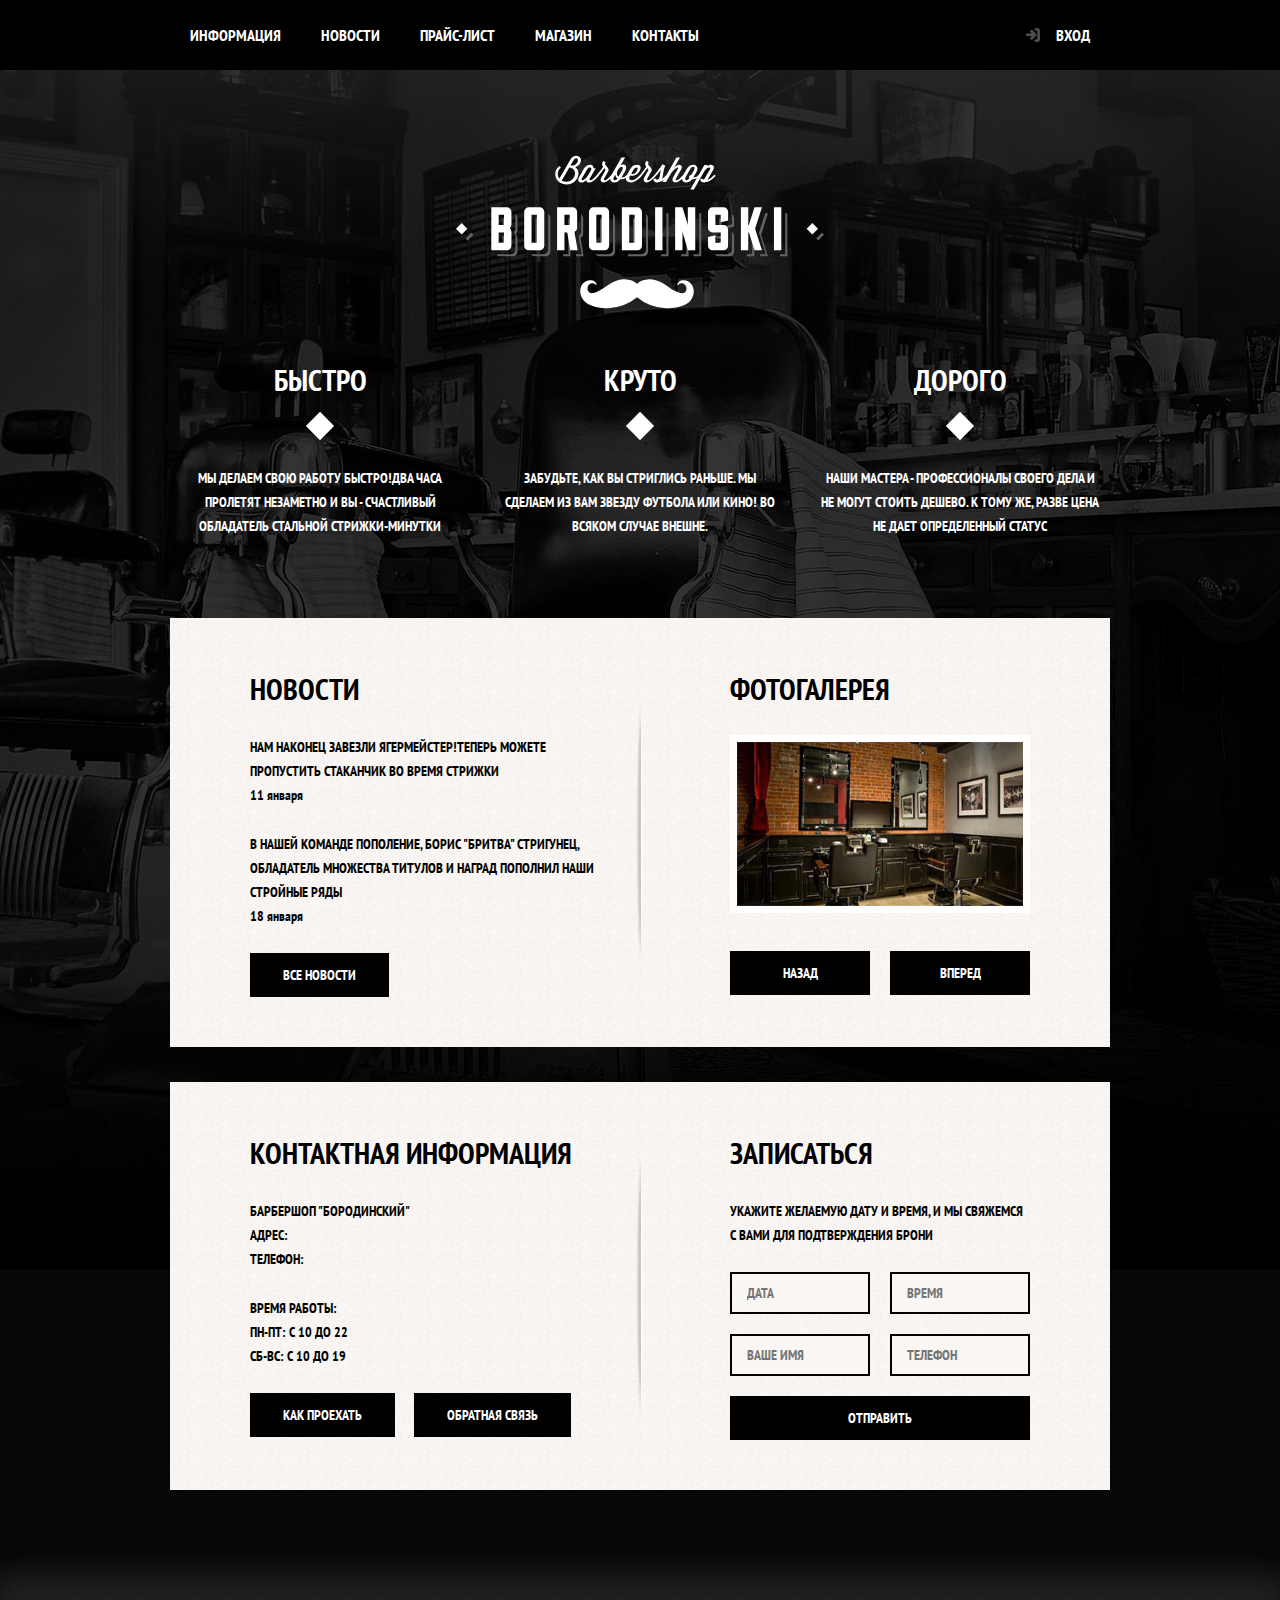
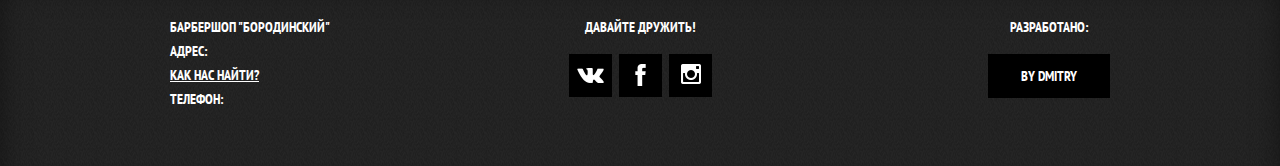
<file: index.html>
<!DOCTYPE html>
<html lang="ru">
<head>
    <meta charset="UTF-8">
    <title>Барбершоп Бородинский</title>
    <link href="https://fonts.googleapis.com/css2?family=PT+Sans+Narrow:wght@400;700&display=swap" rel="stylesheet">
    <link rel="stylesheet" href="css/normalize.css">
    <link rel="stylesheet" href="css/style.css">
</head>
<body>
    <header class="main-header">
        <div class="container clearfix">
            <nav class="main-navigation">
                <ul>
                    <li>
                        <a href="info.html">Информация</a>
                    </li>
                    <li>
                        <a href="news.html">Новости</a>
                    </li>
                    <li>
                        <a href="price.html">Прайс-лист</a>
                    </li>
                    <li>
                        <a href="catalog.html">Магазин</a>
                    </li>
                    <li>
                        <a href="contacts.html">Контакты</a>
                    </li>
                </ul>
            </nav>
            <div class="user-block">
                <a href="#" class="login">Вход</a>
            </div>
        </div>
    </header>

    <main class="container">
        <div class="index-logo">
            <img src="img/index-logo.svg" width="368" height="204" alt="Барбершоп Бородинcкий">
        </div>
        <section class="features clearfix">
                    <div class="features-item">
                        <b class="features-name">Быстро</b>
                        <p>Мы делаем свою работу быстро!Два часа 
                           пролетят незаметно и вы - счастливый
                           обладатель стальной стрижки-минутки</p>
                    </div>
                    <div class="features-item">
                        <b class="features-name">Круто</b>
                        <p>Забудьте, как вы стриглись раньше. 
                           Мы сделаем из вам звезду футбола или кино!
                           Во всяком случае внешне.</p>
                    </div>
                    <div class="features-item">
                        <b class="features-name">Дорого</b>
                        <p>Наши мастера - профессионалы своего дела и
                           не могут стоить дешево. К тому же, разве цена
                           не дает определенный статус</p>
                    </div>
        </section>

        <section class="index-content clearfix">
            <div class="index-content-left">
                <h2 class="index-content-title">Новости</h2>
                <ul class="news-preview">
                    <li>
                        <p>Нам наконец завезли ягермейстер!Теперь можете пропустить стаканчик во время стрижки</p>
                        <time datetime="2019-01-11">11 января</time>
                    </li>
                    <li>
                        <p>В нашей команде пополение, Борис "Бритва" Стригунец, обладатель множества титулов и наград пополнил наши стройные ряды</p>
                        <time datetime="2019-01-18">18 января</time>
                    </li>
                </ul>
                <a href="#" class="btn">Все новости</a>
            </div>
            
            <div class="index-content-right">
                <h2 class="index-content-title">Фотогалерея</h2>
                <div class="gallery">
                    <figure class="gallery-content">
                        <img src="img/studio.jpg" width="286" height="164" alt="Интерьер">
                    </figure>
                    <button type="button" class="btn gallery-prev">Назад</button>
                    <button type="button" class="btn gallery-next">Вперед</button>
                </div>
            </div>
        </section>

        <section class="index-content clearfix">
            <div class="index-content-left">
                <h2 class="index-content-title">Контактная Информация</h2>
                <p>
                    Барбершоп "Бородинский"<br>
                    Адрес: <br>
                    Телефон: 
                </p>
                <p>
                    Время работы:<br>
                    пн-пт: с 10 до 22<br>
                    сб-вс: с 10 до 19
                </p>
                <a href="map.html" class="btn">Как проехать</a>
                <a href="contacts" class="btn">Обратная связь</a>
            </div>
            <div class="index-content-right">
                <h2 class="index-content-title">Записаться</h2>
                <p>Укажите желаемую дату и время, и мы свяжемся с вами для подтверждения брони</p>
                <form action="https://htmlacademy.ru" method="POST" class="appointment-form">
                    <input type="text" name="date" value="" placeholder="Дата">
                    <input type="text" name="time" value="" placeholder="Время">
                    <input type="text" name="name" value="" placeholder="Ваше имя">
                    <input type="tel" name="phone" value="" placeholder="Телефон">
                    <button type="submit" class="btn">Отправить</button>
                </form>
            </div>
        </section>
    </main>

    <footer class="main-footer">
        <div class="container clearfix">
            <div class="footer-contacts">
                <p>
                    Барбершоп "Бородинский"<br>
                    Адрес: <br>
                    <a href="#">Как нас найти?</a><br>
                    Телефон: 
                </p>
            </div>
            <div class="footer-socials">
                <p>Давайте дружить!</p>
                <a href="#" class = "social-btn social-btn-vk">Вконтакте</a>
                <a href="#" class = "social-btn social-btn-fb">Фейсбук</a>
                <a href="#" class = "social-btn social-btn-inst">Инстаграмм</a>
            </div>
            <div class="footer-copyright">
                <p>Разработано:</p>
                <a href="#" class="btn"> by Dmitry</a>
            </div>
        </div>
    </footer>

    <div class="modal-content">
        <button type="button" title="Закрыть" class="modal-content-close">Закрыть</button>
        <h2 class="modal-content-title">Личный кабинет</h2>
        <p>Введите пожалуйста свой логин и пароль</p>
        <form class="login-form" action="" method="POST">
            <input class="icon-user" type="text" name="login" placeholder="Логин">
            <input class="icon-password" type="password" name="password" placeholder="Пароль">
            <label class="login-checkbox">
                <input type="checkbox" name="remember">
                <span class="checkbox-indicator"></span>
                Запомните меня
            </label>
            <a href="#" class="restore">Я забыл пароль!</a>
            <button class="btn" type="submit">Войти</button>
        </form>
    </div>

    <div class="modal-content-map">
        <button class="modal-content-close" type="button" title="Закрыть">Закрыть</button>
        <div id="yandex-map"></div>
        <div class="modal-overlay"></div>
    </div>
</body>
</html>
</file>
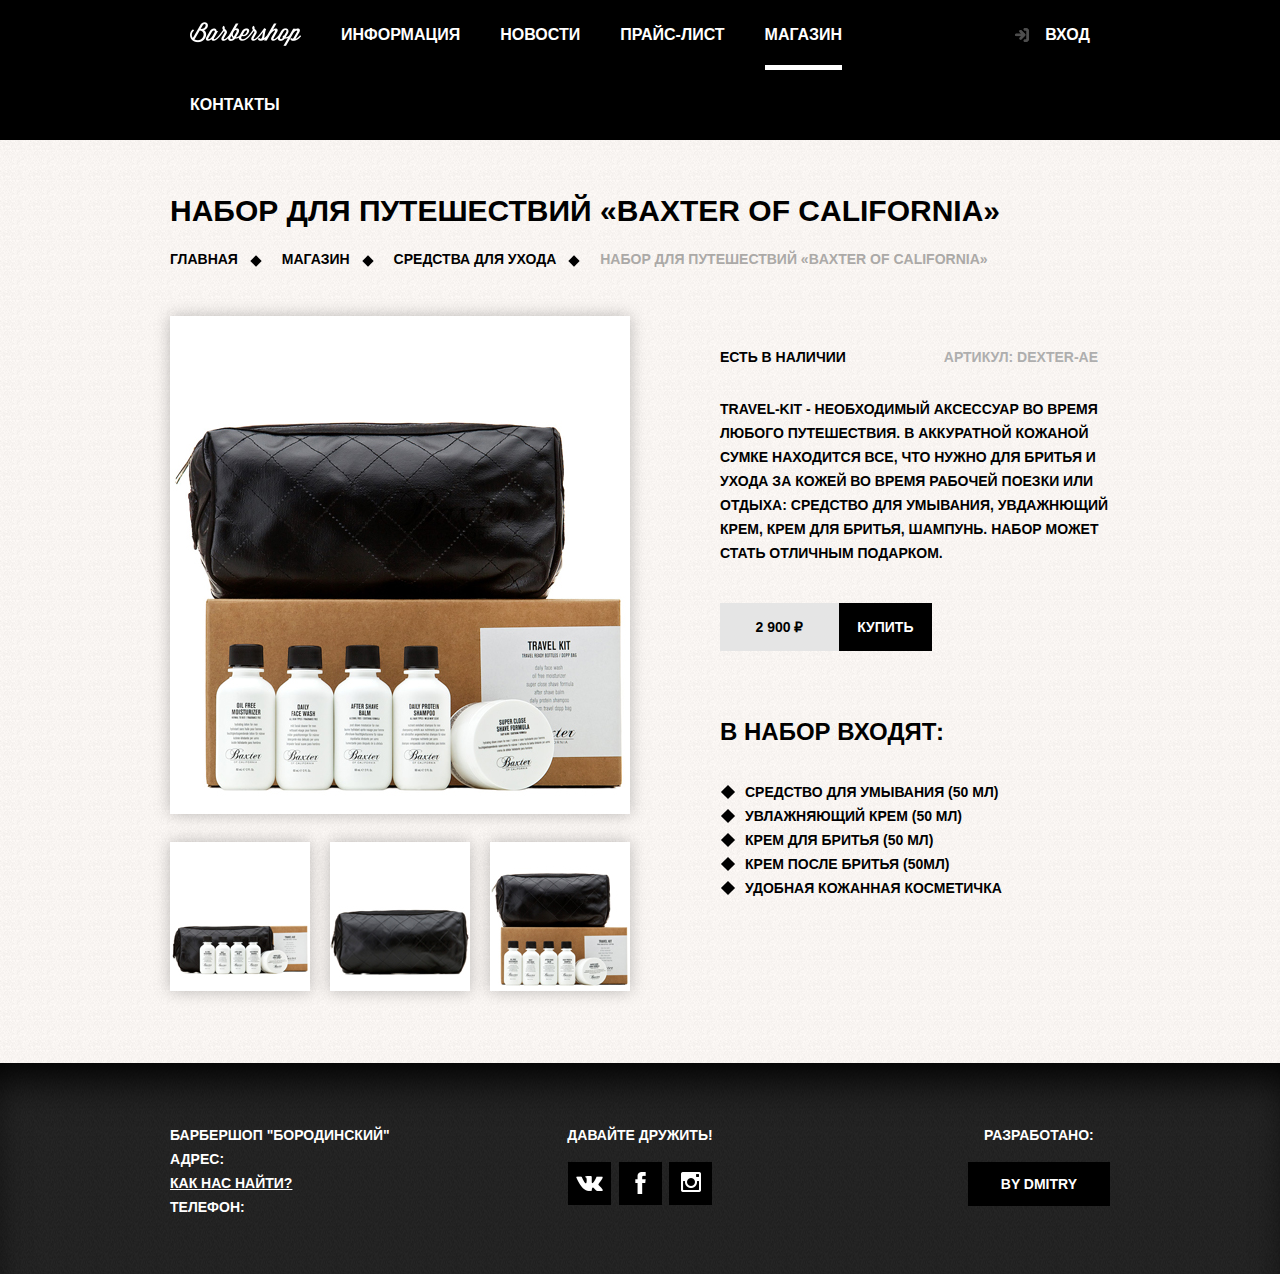
<file: item.html>
<!DOCTYPE html>
<html lang="en">
<head>
    <meta charset="UTF-8">
    <title>Барбершоп Бородинский</title>
    <link rel="stylesheet" href="css/normalize.css">
    <link rel="stylesheet" href="css/style.css">
</head>
<body class="inner-page">
    <header class="main-header">
        <div class="container clearfix">
            <nav class="main-navigation">
                <a href="index.html" class="logo-inner"><img src="img/inner-logo.png" width="111" height="24"
                        alt="Барбершоп Бородинский"></a>
                <ul>
                    <li>
                        <a href="info.html">Информация</a>
                    </li>
                    <li>
                        <a href="news.html">Новости</a>
                    </li>
                    <li>
                        <a>Прайс-лист</a>
                    </li>
                    <li class="active">
                        <a href="catalog.html">Магазин</a>
                    </li>
                    <li>
                        <a href="contacts.html">Контакты</a>
                    </li>
                </ul>
            </nav>
            <div class="user-block">
                <a href="#" class="login">Вход</a>
            </div>
        </div>
    </header>

    <main class="container clearfix">
        <div class="inner-page-title">
            <h1>Набор для путешествий &laquoBaxter of California&raquo</h1>
            <ul class="breadcrumbs">
                <li><a href="index.html">Главная</a></li>
                <li><a href="shop.html">Магазин</a></li>
                <li><a href="">Средства для ухода</a></li>
                <li class="current">Набор для путешествий &laquoBaxter of California&raquo</li>
            </ul>
        </div>

        <section class="item-preview">
            <img class="large-img" src="img/item-1.jpg" width="460px" height="498px"  alt="">
            <img class="mini-img" src="img/item-2.jpg" width="140px" height="149px" alt="">
            <img class="mini-img" src="img/item-3.jpg" width="140px" height="149px" alt="">
            <img class="mini-img" src="img/item-4.jpg" width="140px" height="149px" alt="">
        </section>

        <section class="item-description-block">
            <div class="item-tech">
                <span class="item-available">Есть в наличии</span>
                <span class="item-code">Артикул: Dexter-AE</span>
            </div>
            <p class="item-description">Travel-kit - необходимый аксессуар во время любого путешествия.
               В аккуратной кожаной сумке находится все, что нужно для бритья  и ухода за кожей 
               во время рабочей поезки или отдыха: средство для умывания, увдажнющий крем, крем для бритья, шампунь.
               Набор может стать отличным подарком.
            </p>
            <div class="price">
                <span>2 900 &#8381</span>
                <a href="" class="btn">Купить</a>
            </div>

            <h3>В набор входят:</h3>
            <ul>
                <li>Средство для умывания (50 мл)</li>
                <li>Увлажняющий крем (50 мл)</li>
                <li>Крем для бритья (50 мл)</li>
                <li>Крем после бритья (50мл)</li>
                <li>Удобная кожанная косметичка</li>
            </ul>
        </section>
    </main>

    <footer class="main-footer">
        <div class="container clearfix">
            <div class="footer-contacts">
                <p>
                    Барбершоп "Бородинский"<br>
                    Адрес: <br>
                    <a href="#">Как нас найти?</a><br>
                    Телефон: 
                </p>
            </div>
            <div class="footer-socials">
                <p>Давайте дружить!</p>
                <a href="#" class = "social-btn social-btn-vk">Вконтакте</a>
                <a href="#" class = "social-btn social-btn-fb">Фейсбук</a>
                <a href="#" class = "social-btn social-btn-inst">Инстаграмм</a>
            </div>
            <div class="footer-copyright">
                <p>Разработано:</p>
                <a href="#" class="btn"> by Dmitry</a>
            </div>
        </div>
    </footer>

    <div class="modal-content">
        <button type="button" title="Закрыть" class="modal-content-close">Закрыть</button>
        <h2 class="modal-content-title">Личный кабинет</h2>
        <p>Введите пожалуйста свой логин и пароль</p>
        <form class="login-form" action="" method="POST">
            <input class="icon-user" type="text" name="login" placeholder="Логин">
            <input class="icon-password" type="password" name="password" placeholder="Пароль">
            <label class="login-checkbox">
                <input type="checkbox" name="remember">
                <span class="checkbox-indicator"></span>
                Запомните меня
            </label>
            <a href="#" class="restore">Я забыл пароль!</a>
            <button class="btn" type="submit">Войти</button>
        </form>
    </div>

    <div class="modal-content-map">
        <button class="modal-content-close" type="button" title="Закрыть">Закрыть</button>
        <div id="yandex-map"></div>
        <div class="modal-overlay"></div>
    </div>
</body>
</html>
</file>
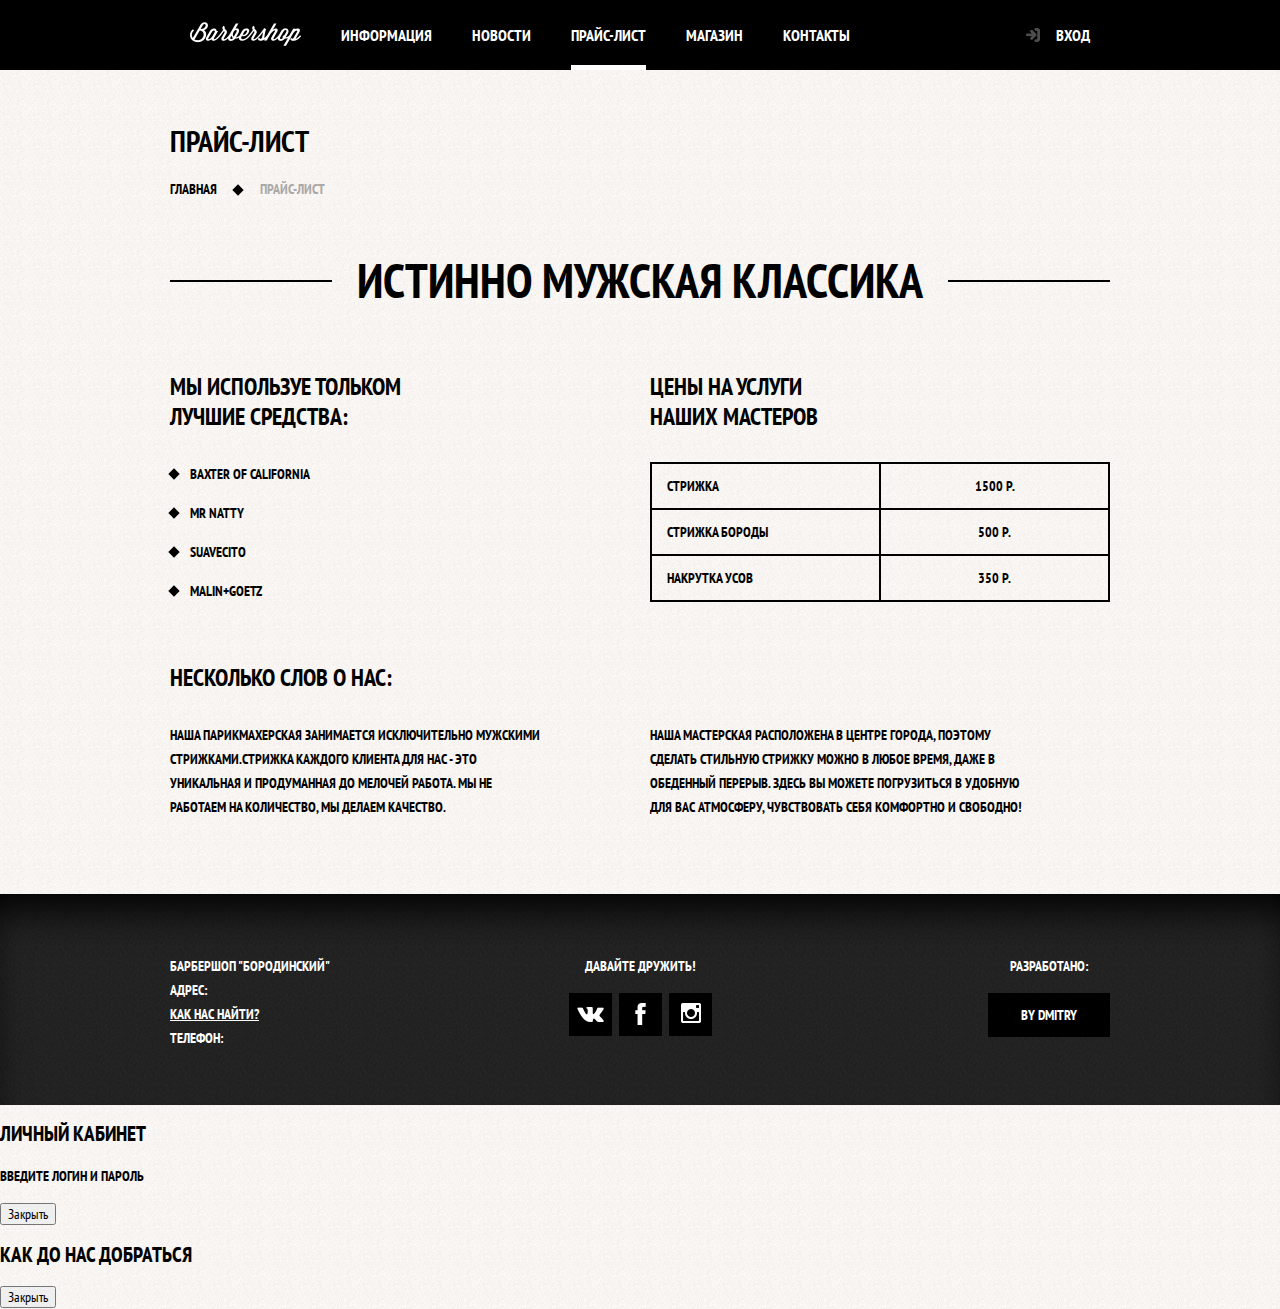
<file: price.html>
<!DOCTYPE html>
<html lang="ru">

<head>
    <meta charset="UTF-8">
    <title>Барбершоп Бородинский</title>
    <link href="https://fonts.googleapis.com/css2?family=PT+Sans+Narrow:wght@400;700&display=swap" rel="stylesheet">
    <link rel="stylesheet" href="css/normalize.css">
    <link rel="stylesheet" href="css/style.css">
</head>

<body class="inner-page">
    <header class="main-header">
        <div class="container clearfix">
            <nav class="main-navigation">
                <a href="index.html" class="logo-inner"><img src="img/inner-logo.png" width="111" height="24"
                        alt="Барбершоп Бородинский"></a>
                <ul>
                    <li>
                        <a href="info.html">Информация</a>
                    </li>
                    <li>
                        <a href="news.html">Новости</a>
                    </li>
                    <li class="active">
                        <a>Прайс-лист</a>
                    </li>
                    <li>
                        <a href="catalog.html">Магазин</a>
                    </li>
                    <li>
                        <a href="contacts.html">Контакты</a>
                    </li>
                </ul>
            </nav>
            <div class="user-block">
                <a href="#" class="login">Вход</a>
            </div>
        </div>
    </header>

    <main class="container">
        <div class="inner-page-title">
            <h1>Прайс-лист</h1>
            <ul class="breadcrumbs">
                <li>
                    <a href="index.html">Главная</a>
                </li>
                <li class="current">Прайс-лист</li>
            </ul>
        </div>
        <div class="inner-content">
            <div class="big-heading">
                <h2>Истинно мужская классика</h2>
            </div>
            <div class="inner-columns clearfix">
                <div class="inner-column-left">
                    <h2>Мы используе тольком<br>
                         лучшие средства:</h2>
                    <ul class="custom-list-1">
                        <li>Baxter of California</li>
                        <li>Mr Natty</li>
                        <li>Suavecito</li>
                        <li>Malin+Goetz</li>
                    </ul>
                </div>
                <div class="inner-column-right">
                    <h2>Цены на услуги<br>
                        наших мастеров</h2>
                    <table class="price-table">
                        <tr>
                            <td>Стрижка</td>
                            <td>1500 р.</td>
                        </tr>
                        <tr>
                            <td>Стрижка бороды</td>
                            <td>500 р.</td>
                        </tr>
                        <tr>
                            <td>Накрутка усов</td>
                            <td>350 р.</td>
                        </tr>
                    </table>
                </div>
            </div>
                <div class="inner-columns clearfix">
                    <h2>Несколько слов о нас:</h2>
                    <div class="inner-column-left">
                        <p class="short-text">Наша парикмахерская занимается исключительно мужскими
                            стрижками.Стрижка каждого клиента для нас - это уникальная
                            и продуманная до мелочей работа. Мы не работаем на
                            количество, мы делаем качество.</p>
                    </div>
                    <div class="inner-column-right">
                        <p class="short-text">Наша мастерская расположена в центре города, поэтому
                            сделать стильную стрижку можно в любое время, даже в
                            обеденный перерыв. Здесь вы можете погрузиться в удобную
                            для вас атмосферу, чувствовать себя комфортно и свободно!</p>
                    </div>
                </div>
        </div>

    </main>

    <footer class="main-footer">
        <div class="container clearfix">
            <div class="footer-contacts">
                <p>
                    Барбершоп "Бородинский"<br>
                    Адрес: <br>
                    <a href="#">Как нас найти?</a><br>
                    Телефон:
                </p>
            </div>
            <div class="footer-socials">
                <p>Давайте дружить!</p>
                <a href="#" class="social-btn social-btn-vk">Вконтакте</a>
                <a href="#" class="social-btn social-btn-fb">Фейсбук</a>
                <a href="#" class="social-btn social-btn-inst">Инстаграмм</a>
            </div>
            <div class="footer-copyright">
                <p>Разработано:</p>
                <a href="#" class="btn"> by Dmitry</a>
            </div>
        </div>
    </footer>

    <section>
        <h2>Личный кабинет</h2>
        <p>Введите логин и пароль</p>
        <!-- Здась будет форма -->
        <button type="button">Закрыть</button>
    </section>

    <section>
        <h2>Как до нас добраться</h2>
        <button type="button">Закрыть</button>
    </section>
</body>

</html>
</file>
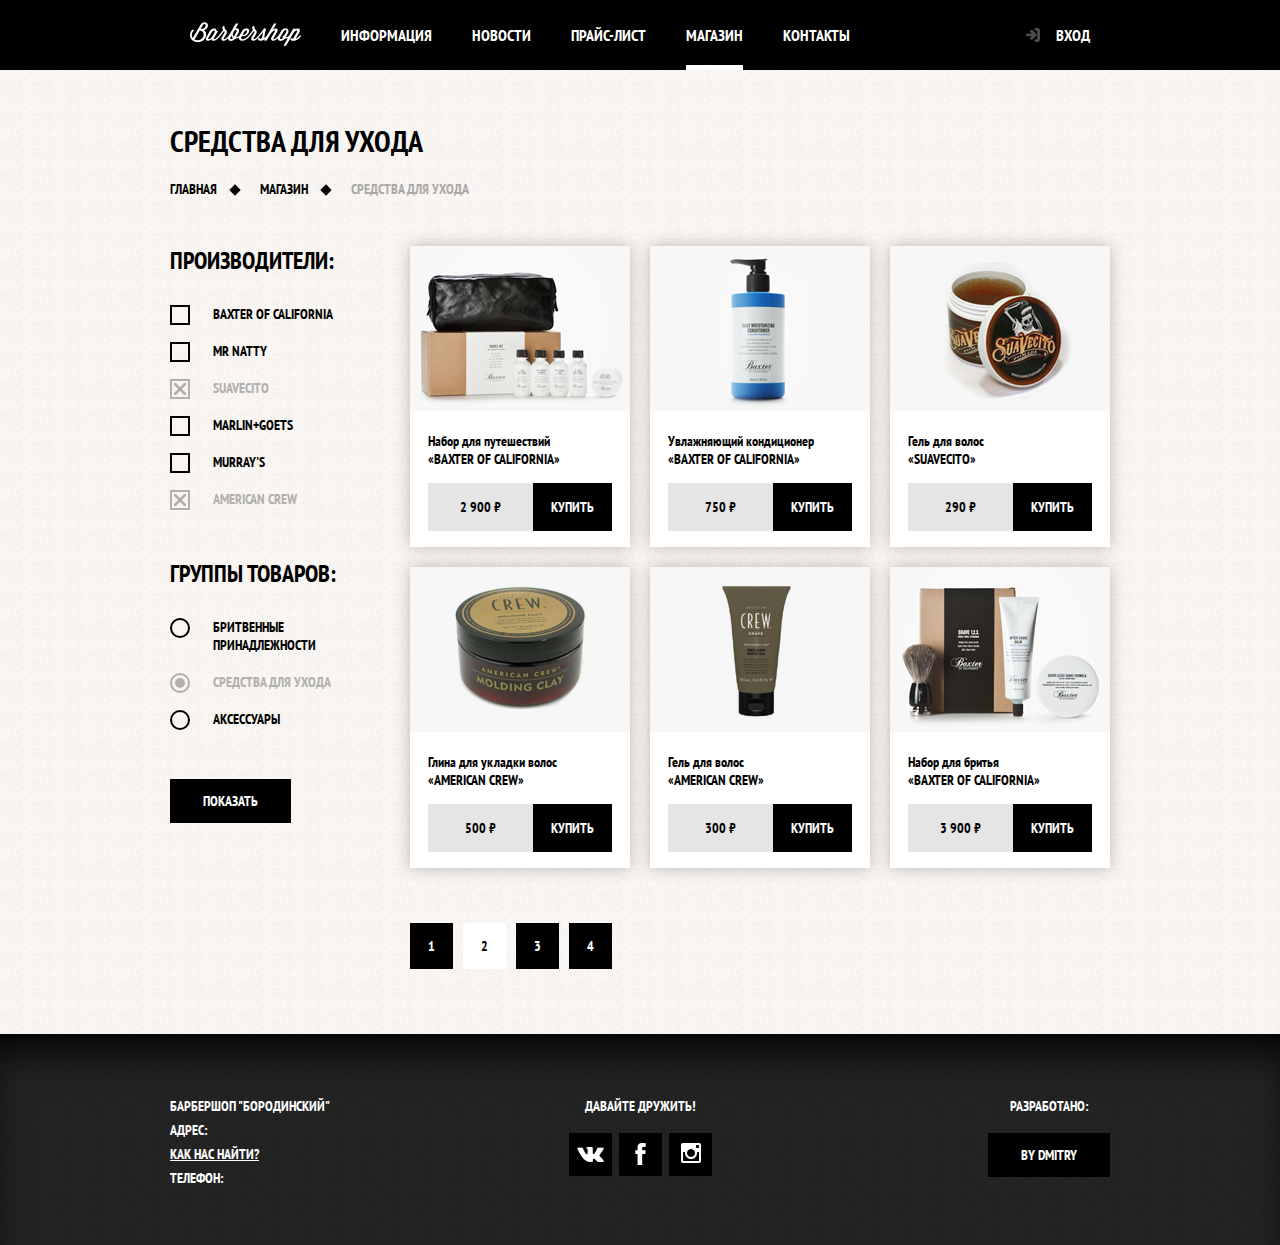
<file: shop.html>
<!DOCTYPE html>
<html lang="en">
<head>
    <meta charset="UTF-8">
    <title>Магазин</title>
    <link href="https://fonts.googleapis.com/css2?family=PT+Sans+Narrow:wght@400;700&display=swap" rel="stylesheet">
    <link rel="stylesheet" href="css/normalize.css">
    <link rel="stylesheet" href="css/style.css">
</head>
<body class="inner-page">
    <header class="main-header">
        <div class="container clearfix">
            <nav class="main-navigation">
                <a href="index.html" class="logo-inner"><img src="img/inner-logo.png" width="111" height="24"
                        alt="Барбершоп Бородинский"></a>
                <ul>
                    <li>
                        <a href="info.html">Информация</a>
                    </li>
                    <li>
                        <a href="news.html">Новости</a>
                    </li>
                    <li>
                        <a>Прайс-лист</a>
                    </li>
                    <li class="active">
                        <a href="catalog.html">Магазин</a>
                    </li>
                    <li>
                        <a href="contacts.html">Контакты</a>
                    </li>
                </ul>
            </nav>
            <div class="user-block">
                <a href="#" class="login">Вход</a>
            </div>
        </div>
    </header>
   
    <main class="container clearfix">
        <div class="inner-page-title">
            <h1>Средства для ухода</h1>
            <ul class="breadcrumbs">
                <li><a href="index.html">Главная</a></li>
                <li><a href="shop.html">Магазин</a></li>
                <li class="current">Средства для ухода</li>
            </ul>
        </div>

        <section class="catalog-filter">
            <form action="POST">

                <fieldset>
                    <legend>Производители:</legend>
                    <input type="checkbox" name="mf" id="mf-1">
                    <label for="mf-1">Baxter of California</label>
                    <input type="checkbox" name="mf" id="mf-2">
                    <label for="mf-2">Mr Natty</label>
                    <input type="checkbox" name="mf" id="mf-3" disabled="disabled" checked>
                    <label for="mf-3">Suavecito</label>
                    <input type="checkbox" name="mf" id="mf-4">
                    <label for="mf-4">Marlin+Goets</label>
                    <input type="checkbox" name="mf" id="mf-5">
                    <label for="mf-5">Murray's</label>
                    <input type="checkbox" name="mf" id="mf-6" disabled="disabled" checked>
                    <label for="mf-6">American crew</label>
                </fieldset>
                <fieldset>
                    <legend>Группы товаров:</legend>
                    <input type="radio" name="type" id="type-1">
                    <label for="type-1">Бритвенные принадлежности</label>
                    <input type="radio" name="type" id="type-2"  disabled="disabled" checked>
                    <label for="type-2">Средства для ухода</label>
                    <input type="radio" name="type" id="type-3">
                    <label for="type-3">Аксессуары</label>
                </fieldset>
                <button class="btn" type="button">Показать</button>
            </form>
        </section>

        <section class="catalog-gallery">
            <article class="catalog-item">
                <a href="item.html">
                    <img src="img/baxter.jpg" width="220px" height="165px" alt="Набор Baxter of California">
                </a>
                <div class="description-block">
                    <p>Набор для путешествий</p> 
                    <h3> &laquoBaxter of California&raquo</h3>
                    <div class="price">
                        <span>2 900 &#8381</span>
                        <a href="" class="btn">Купить</a>
                    </div>
                </div>
            </article>

            <article class="catalog-item">
                <a href="">
                    <img src="img/baxter_2.jpg" width="220px" height="165px" alt="Кондиционер Baxter of California">
                </a>
                <div class="description-block">
                    <p>Увлажняющий кондиционер</p>
                    <h3>&laquoBaxter of California&raquo </h3>
                    <div class="price">
                        <span>750 &#8381</span>
                        <a href="" class="btn">Купить</a>
                    </div>
                </div>
            </article>

            <article class="catalog-item">
                <a href="">
                    <img src="img/suavecito.jpg" width="220px" height="165px" alt="Гель Suavecito">
                </a>
                <div class="description-block">
                    <p>Гель для волос</p>
                    <h3>&laquoSuavecito&raquo</h3>
                    <div class="price">
                        <span>290 &#8381</span>
                        <a href="" class="btn">Купить</a>
                    </div>
                </div>
            </article>

             <article class="catalog-item">
                <a href="">
                    <img src="img/am_crew.jpg" width="220px" height="165px" alt="Гель American crew">
                </a>
                <div class="description-block">
                    <p>Глина для укладки волос</p>
                    <h3>&laquoAmerican crew&raquo</h3>
                    <div class="price">
                        <span>500 &#8381</span>
                        <a href="" class="btn">Купить</a>
                    </div>
                </div>
            </article>

            <article class="catalog-item">
                <a href="">
                    <img src="img/am_crew_2.jpg" width="220px" height="165px" alt="Глина American crew">
                </a>
                <div class="description-block">
                    <p>Гель для волос</p>
                    <h3>&laquoAmerican crew&raquo</h3>
                    <div class="price">
                        <span>300 &#8381</span>
                        <a href="" class="btn" >Купить</a>
                    </div>
                </div>
            </article>

            <article class="catalog-item">
                <a href="">
                    <img src="img/baxter_3.jpg"  width="220px" height="165px" alt="Набор для бритья Baxter of California">
                </a>
                <div class="description-block">
                    <p>Набор для бритья</p>
                    <h3>&laquoBaxter of California&raquo</h3>
                    <div class="price">
                        <span>3 900 &#8381</span>
                        <a href="" class="btn">Купить</a>
                    </div>
                </div>
            </article>

            <div class="pagination">
                <a href="">1</a>
                <a class="current">2</a>
                <a href="">3</a>
                <a href="">4</a>
            </div>
        </section>
    </main>

    <footer class="main-footer">
        <div class="container clearfix">
            <div class="footer-contacts">
                <p>
                    Барбершоп "Бородинский"<br>
                    Адрес: <br>
                    <a href="#">Как нас найти?</a><br>
                    Телефон: 
                </p>
            </div>
            <div class="footer-socials">
                <p>Давайте дружить!</p>
                <a href="#" class = "social-btn social-btn-vk">Вконтакте</a>
                <a href="#" class = "social-btn social-btn-fb">Фейсбук</a>
                <a href="#" class = "social-btn social-btn-inst">Инстаграмм</a>
            </div>
            <div class="footer-copyright">
                <p>Разработано:</p>
                <a href="#" class="btn"> by Dmitry</a>
            </div>
        </div>
    </footer>

    <div class="modal-content">
        <button type="button" title="Закрыть" class="modal-content-close">Закрыть</button>
        <h2 class="modal-content-title">Личный кабинет</h2>
        <p>Введите пожалуйста свой логин и пароль</p>
        <form class="login-form" action="" method="POST">
            <input class="icon-user" type="text" name="login" placeholder="Логин">
            <input class="icon-password" type="password" name="password" placeholder="Пароль">
            <label class="login-checkbox">
                <input type="checkbox" name="remember">
                <span class="checkbox-indicator"></span>
                Запомните меня
            </label>
            <a href="#" class="restore">Я забыл пароль!</a>
            <button class="btn" type="submit">Войти</button>
        </form>
    </div>

    <div class="modal-content-map">
        <button class="modal-content-close" type="button" title="Закрыть">Закрыть</button>
        <div id="yandex-map"></div>
        <div class="modal-overlay"></div>
    </div>
</body>
</html>
</file>
<file: css/style.css>
html, body {
    min-width: 960px;
    margin: 0;
    padding: 0;
    
}

body {
    background: #000 url('../img/background_image.jpg') no-repeat center top;

    font-weight: 700;
    font-size: 14px;
    line-height: 24px;
    text-transform: uppercase;
    color: #fff;
    font-family: 'PT Sans Narrow', 'Arial', sans-serif;
}

.inner-page {
    color: #000;
    background: #f8f3f0 url('../img/pattern-white.jpg') repeat;
}

.clearfix::after {
    content: "";
    display: table;
    clear: both;
}

.main-header {
    margin-bottom: 60px ;

    color: #fff;

    background-color: #000;
}

.inner-page .main-header {
    margin-bottom: 50px;
}

.container {
    width: 940px;
    margin: 0 auto;
    padding: 0 10px;

    min-height: 70px;
    /* background-color: slategrey; */
    
}

.main-navigation {
    float: left;
    width: 780px;
    min-height: 70px;
}

.main-navigation ul {
    margin: 0;
    padding: 0;

    list-style: none;
    font-size: 0;
}

.main-navigation li {
    display: inline-block;

    font-size: 16px;
    line-height: 20px;
    vertical-align: top;
}

.main-navigation a {
    display: block;
    padding: 25px 20px;

    color: #fff;
    text-decoration: none;
}

.main-navigation a:hover {
    background: #242424;
}

.main-navigation .active {
    position: relative;

    background-color: none;
}

.main-navigation .active a:hover {
    background: none;
}

.main-navigation .active::after {
    content: "";
    position: absolute;
    right: 20px;
    bottom: 0;
    left: 20px;

    height: 5px;

    background-color: #fff;
}

.main-navigation .logo-inner {
    float: left;
    width: 111px;
    height: 20px;
    padding-top: 22px;
}

.main-navigation .logo-inner img {
    width: 111px;
    height: 24px;
}

.main-navigation .logo-inner:hover {
    background: none;
}

.user-block {
    float: right;
    max-width: 140px;
}

.login {
    position: relative;

    display: inline-block;
    padding: 25px 20px;
    padding-left: 50px;

    font-size: 16px;
    line-height: 20px;
    vertical-align: top;
    color: #fff;
    text-decoration: none;
}

.login:hover {
    background-color: #242424;
}

.login::before {
    content: "";
    position: absolute;
    top: 28px;
    left: 20px;

    width: 18px;
    height: 18px;

    background: url('../img/sprite.png') no-repeat;
    background-position: -184px -10px;

    opacity: 0.3;
}

.login:hover::before {
    opacity: 1;

}

.index-logo {
    width: 368px;
    height: 204px;
    margin: 0 auto;
    margin-bottom: 25px;
}

.features {
    margin-bottom: 80px;
}

.features-item {
    float: left;
    width: 300px;
    margin-right: 20px;

    text-align: center;
}

.features-item:nth-child(3n) {
    margin-right: 0px;
}

.features-name {
    position: relative;

    display: block;
    margin-bottom: 30px;
    padding-bottom: 35px;

    font-size: 30px;
    line-height: 42px;
}

.features-name::after {
    content: "";
    position: absolute;
    bottom: 0;
    left: 50%;
    margin-left: -10px;

    display: block;
    width: 20px;
    height: 20px;

    background-color: #fff;
    transform: rotate(45deg);
}

.features-item p {
    margin: 10px;
    margin-bottom: 0;
}

.index-content {
    margin-bottom: 35px;
    padding: 50px 80px;;
    
    color: #000;

    background: url('../img/vert-shadow.png') no-repeat center, #f8f5f2 url('../img/pattern-white.jpg');

}

.index-content-left {
    /* background-color: cyan; */
    float: left;
    width: 380px;
}

.index-content-right {
    /* background-color: magenta; */
    float: right;
    width: 300px;
}

.index-content-title {
    margin: 0;
    margin-bottom: 25px;

    font-size: 30px;
    line-height: 42px;
}

.index-content p {
    margin: 0;
    margin-bottom: 25px;
}

.news-preview {
    margin: 0;
    padding: 0;
    padding-right: 35px;

    list-style: none;
}

.news-preview li {
    margin-bottom: 25px;
}

.news-preview p {
    margin-bottom: 0;
}

.news-preview time {
    text-transform: none;
}

.btn {
    display: inline-block;
    margin-right: 16px;
    padding: 10px 33px;

    font-weight: 700;
    font-size: 14px;
    line-height: 24px;
    font-family: 'PT Sans Narrow', 'Arial', sans-serif;
    vertical-align: top;
    text-align: center;
    color: #fff;
    text-transform: uppercase;
    text-decoration: none;

    background-color: #000;
    border: none;
    cursor: pointer;
}

.btn.disabled,
.btn:disabled {
    cursor: default;
    opacity: 0.5;
}

.btn.disabled:hover,
.btn:disabled:hover {
    background-color: #000;
}

.btn:hover, 
.btn:active {
    background-color: #663d15;
}

.gallery { 
    position: relative;

    height: 260px;
}

.gallery-content {
    width: 286px;
    height: 164px;
    margin: 0;

    background-color: #ccc;
    border: 7px solid #fff;
}

.gallery-content img {
    width: 286px;
    height: 164px;
}

.gallery .btn {
    position: absolute;
    bottom: 0;

    width: 140px;
    margin: 0;
}

.gallery-prex {
    left: 0;
}

.gallery-next {
    right: 0;
}

.appointment-form  input{
    float: left;
    width: 106px;
    margin-right: 20px;
    margin-bottom: 20px;
    padding: 7px 15px;

    font-weight: 700;
    font-size: 14px;
    line-height: 24px;
    font-family: 'PT Sans Narrow', 'Arial', sans-serif;
    color: #000;
    text-transform: uppercase;

    background-color: #f9f6f3;
    border: 2px solid #000;
}

.appointment-form  input:focus {
    border: 2px solid #663d15;
}

.appointment-form  input:nth-child(2n) {
    margin-right: 0;
}

.appointment-form .btn {
    clear: both;
    width: 100%;
}

.inner-page-title {
    margin-bottom: 45px;
}

.inner-page-title h1 {
    margin: 0;
    margin-bottom: 15px;
    padding: 0;

    font-size: 30px;
    line-height: 42px;
}

.breadcrumbs {
    margin: 0;
    padding: 0;

    list-style: none;
}

.breadcrumbs li {
    position: relative;
    display: inline;
    padding-left: 0;
    padding-right: 40px;
}

.breadcrumbs li::after {
    content: "";
    position: absolute;
    top: 6px;
    right: 18px;

    width: 8px;
    height: 8px;
    background-color: #000;

    transform: rotate(45deg);
}

.breadcrumbs a {
    font-size: 14px;
    color: #000;
    text-decoration: none;
}

.breadcrumbs a:hover {
    text-decoration: underline;
}

.breadcrumbs .current {
    color: #aba9a7;
}

.breadcrumbs .current::after {
    display: none;
}

.inner-content {
    margin-bottom: 75px;
}

.inner-content h2 {
    margin-top: 60px;
    margin-bottom: 30px;

    font-size: 24px;
    line-height: 30px;
}

.inner-content h3 {
    margin-top: 60px;
    margin-bottom: 30px;
    
    font-size: 20px;
    line-height: 24px;
}

.inner-content h2 + h3 {
    margin-top: 30px;
}

.inner-content p {
    margin: 14px 0;
}

.inner-content table {
    border-collapse: collapse;
}

.inner-content td {
    padding: 10px 15px;

    border: 2px solid #000;
}

.catalog-filter {
    float: left;
    width: 220px;
    margin-right: 20px;
    /* padding-right: 60px; */

    
}

.catalog-filter fieldset {
    margin: 0;
    padding: 0;
    margin-bottom: 32px;

    border: none;
}

.catalog-filter legend {
    margin: 0;
    margin-bottom: 29px;
    padding: 0;

    font-weight: bold;
    font-size: 24px;
    line-height: 30px;
    color: inherit;
}

.catalog-filter input {
    display: none;
}

.catalog-filter input + label {
    display: block;
    position: relative;
    margin: 0;
    margin-bottom: 19px;
    padding: 0;
    padding-left: 43px;
    padding-right: 10px;

    font-size: 14px;
    line-height: 18px;

    cursor: pointer;
}

.catalog-filter input[type="checkbox"] + label::before {
    content: "";
    position: absolute;
    width: 16px;
    height: 16px;
    top: 0;
    left: 0px;

    border: 2px solid #000;
}

.catalog-filter input[type="checkbox"]:checked + label::after {
    content: "";
    position: absolute;
    width: 12px;
    height: 12px;
    top: 4px;
    left: 4px;

    background: url("../img/cross.png");
}



.catalog-filter input[type="radio"] + label::before {
    content: "";
    position: absolute;
    width: 16px;
    height: 16px;
    top: 0;
    left: 0;

    border: 2px solid #000;
    border-radius: 50%;
}


.catalog-filter input[type="radio"] + label::after {
    position: absolute;
    content: "";
    width: 6px;
    height: 6px;
    top: 5px;
    left: 5px;

    background: none;
    border: none;
}

.catalog-filter input[type="radio"]:checked + label::after {
    background: #000;
    border: 2px solid #000;
    border-radius: 50%;
}


.catalog-filter input:hover + label {
    color: #663d15;
}

.catalog-filter input:disabled + label {
    color: #b1b0ad;
    cursor: default;
}

.catalog-filter input[type="checkbox"]:disabled + label::before,
.catalog-filter input[type="radio"]:disabled + label::before{
    border-color: #b1b0ad;
}

.catalog-filter input[type="checkbox"][disabled="disabled"]:checked + label::after {
    background: url("../img/cross_disabled.png");
}

.catalog-filter input[type="radio"][disabled="disabled"]:checked + label::after {
    background: #b1b0ad;
    border-color: #b1b0ad;
}


.catalog-gallery {
    float: left;
    width:700px;
    min-height: 680px;
}

.catalog-gallery .catalog-item {
    float: left;
    width: 220px;
    margin-right: 20px;
    margin-bottom: 20px;
    background-color: #fff;
    box-shadow: 0 0 15px rgba(0, 0, 0, 0.25);
}

.catalog-gallery .catalog-item:hover {
    box-shadow: 0 5px 25px rgba(0, 0, 0, 0.3);
}

.catalog-gallery .catalog-item:nth-child(3n) {
    margin-right: 0;
}

.catalog-gallery img {
    margin-bottom: 14px;
    width: 220px;
    height: 165px;
}

.catalog-gallery .description-block {
    padding-left: 18px;
    padding-right: 18px;
    padding-bottom: 16px;
}

.catalog-gallery p {
    margin: 0;
    font-size: 14px;
    line-height: 18px;
    text-transform: none;
}

.catalog-gallery h3 {
    margin: 0;
    padding: 0;
    margin-bottom: 15px;
    font-size: 14px;
    line-height: 18px;
}


.catalog-gallery .price {
    display: flex;
}

.price span {
    align-self: center;

    width: 109px;
    padding-left: 5px;
    padding-right: 5px;
    padding-top: 12px;
    padding-bottom: 12px;
    text-align: center;

    background: #e5e5e5;
}

.price .btn {
	margin: 0;
	padding: 12px 18.14px;
}

.catalog-gallery .pagination {
    clear: both;
    padding-top: 35px;

}

.pagination a {
    display: inline-block;
    width: 33px;
    margin-right: 7px;
    padding-top: 14px;
    padding-bottom: 14px;
    padding-left: 5px;
    padding-right: 5px;

    font-weight: bold;
    font-size: 14px;
    line-height: 18px;
    color: #fff;
    text-align: center;
    vertical-align: middle;
    text-decoration: none;

    background: #000;
}


.pagination a:hover,
.pagination a:active {
    background: #663d15;
}

.pagination .current,
.pagination .current:hover,
.pagination .current:active {
    color: #000;
    background: #fff;
}


.item-preview {
    float: left;
    width: 460px;
}

.item-preview img {
    width: 460px;
    height: 498px;
    box-shadow: 0 0 15px rgba(0, 0, 0, 0.25);
}

.item-preview .large-img {
    margin-bottom: 21px;
}

.item-preview .mini-img {
    width: 140px;
    height: 149px;
    margin: 0;
    padding: 0;
    margin-right: 16px;
}

.item-preview .mini-img:nth-child(4) {
    margin-right: 0;
}

.item-description-block {
    float: right;
    width: 390px;
}

.item-description-block .item-tech {
    display: flex;
    justify-content: space-between;
    padding-top: 29px;
    margin-bottom: 28px;
}

.item-description-block .item-code {
    padding-right: 12px;
    color: #aeaeae;
}

.item-description-block .item-description {
    margin: 0;
    padding: 0;
    margin-bottom: 38px;
}

.item-description-block .price {
    display: flex;
    margin-bottom: 66px;
}

.item-description-block h3 {
    margin: 0;
    padding: 0;
    margin-bottom: 33px;
    font-weight: bold;
    font-size: 24px;
    line-height: 30px;
}

.item-description-block ul {
    margin: 0;
    padding: 0;

    list-style: none;
}

.item-description-block li{
	padding-left: 25px;
}

.item-description-block li{
	position: relative;
}

.item-description-block li::before{
	content: "";
    position: absolute;

    width: 10px;
    height: 10px;
    left: 3px;
    top: 7px;


    background-color: #000000;

    -webkit-transform: rotate(45deg);

        -ms-transform: rotate(45deg);

            transform: rotate(45deg);
}



.big-heading {
    margin-top: 55px;
    margin-bottom: 65px;

    text-align: center;
}

.big-heading h2 {
    position: relative;
    z-index: 2;

    display: inline-block;
    margin: 0;
    padding: 0 25px;

    font-size: 48px;
    line-height: 48px;
    text-align: center;
    background: #f8f3f0 url('../img/pattern-white.jpg') repeat;
}

.big-heading::after {
    content: "";
    position: relative;
    top: -25px;
    z-index: 1;

    display: block;

    border-bottom: 2px solid #000;
}


.custom-list-1 {
    margin: 14px 0;
    padding: 0;

    list-style: none;
}

.custom-list-1 li {
    position: relative;

    margin-bottom: 15px;
    padding-left: 20px;
}

.custom-list-1 li::before {
    content: "";
    position: absolute;
    top: 8px;
    left: 0;

    width: 8px;
    height: 8px;

    background-color: #000;
    transform: rotate(45deg);
}

.price-table {
    width: 100%;
}

.price-table td {
    width: 50%;
}

.price-table td:last-child {
    text-align: center;
}

.inner-columns {
    margin: 60px 0;
}

.inner-column-left,
.inner-column-right {
    width: 460px;
}

.inner-column-left {
    float: left;
}

.inner-column-right {
    float: right;
}

.inner-column-left *:first-child,
.inner-column-right *:first-child {
    margin-top: 0;
}

.inner-column-left *:last-child,
.inner-column-right *:last-child {
    margin-bottom: 0;
}

.short-text {
    padding-right: 80px;
}

.main-footer {
    margin-top: 65px;
    padding-top: 60px;
    padding-bottom: 40px;

    color: #fff;
    background: #252525 url('../img/pattern-black.jpg');
    box-shadow: inset 0px 30px 40px -15px #000;
}

.footer-contacts {
    float: left;
    width: 320px;
    margin-right: 60px;
}

.footer-contacts p {
    margin: 0;
    margin-bottom: 15px;
}

.footer-contacts a {
    color: #fff;
}

.footer-contacts a:hover {
    text-decoration: none;
}

.footer-socials {
    float: left;
    width: 180px;

    text-align: center;
    
}

.footer-socials p {
    margin: 0;
    margin-bottom: 15px;
}

.social-btn {
    display: inline-block;
    width: 43px;
    height: 43px;
    margin: 0 2px;

    font-size: 0;
    vertical-align: top;
    text-decoration: none;

    background: #000 url('../img/sprite.png') no-repeat center;

    transition:
        background-position 0.5s,
        background-color 0.5s;

}

.social-btn:hover {
    background-color: #fff;
}

.social-btn-vk {
    background-position: -210px 4px;
}

.social-btn-fb {
    background-position: -26px 0;
}

.social-btn-inst {
    background-position: -92px 0;
}

.social-btn-vk:hover {
    background-position: -257px 4px;
}

.social-btn-fb:hover {
    background-position: -57px 0;
}

.social-btn-inst:hover {
    background-position: -132px 0;
}

.footer-copyright {
   float: right;
   max-width: 180px; 
}

.footer-copyright p {
    margin: 0;
    margin-bottom: 15px;

    text-align: center;
}

.footer-copyright .btn {
    margin-right: 0;
}

.footer-copyright .btn:hover {
    color:#000; 
    background-color: #fff;
}


.modal-content {
    display: none;
    position: absolute;
    top: 120px;
    left: 50%;
    width: 300px;
    
    margin-left: -230px;
    padding: 50px 80px;

    color: #000;
    background: #f8f3f0 url('../img/pattern-white.jpg');
    box-shadow: 0 30px 50px rgba(0, 0, 0, 0.7);
}
 
.modal-content-map {
    display: none;
    position: fixed;
    top: 50%;
    left: 50%;
    z-index: 11;

    margin-top: -280px;
    margin-left: -390px;
    
    width: 766px;
    height: 561px;

    background:  #e9e5dc url("../img/map.png");
    border: 7px solid white;
    box-shadow: 0 30px 50px rgba(0, 0, 0, 0.7);
}

.modal-overlay {
    display: none;
    position: fixed;
    top: 0;
    left: 0;
    z-index: 10;

    width: 100%;
    height: 100%;

    background: rgba(0, 0, 0, 0.5);
}

.modal-content-close {
    position: absolute;
    top: 0;
    right: -34px;
    
    width: 22px;
    height: 22px;

    font-size: 0;

    background-color: transparent;
    border: 0;
    cursor: pointer;
}

.modal-content-close::before,
.modal-content-close::after {
    content: "";
    position: absolute;
    top: 10px;
    left: 2px;

    width: 19px;
    height: 3px;
    
    background-color: #d0d0d0;
    border-radius: 1px;
}

.modal-content-close::before {
    transform: rotate(45deg);
}

.modal-content-close::after {
    transform: rotate(-45deg);
}

.modal-content h2 {
    margin: 0;
    margin-bottom: 20px;

    font-size: 30px;
    line-height: 42px;
}

.modal-content p {
    margin: 0;
    margin-bottom: 14px;

    font-weight: 700;
}

.modal-content .login-form {
    margin-top: 30px;
    margin-bottom: 10px;
}

.login-form input[type='text'],
.login-form input[type='password'] {
    width: 241px;
    margin: 0;
    margin-bottom: 10px;
    padding: 10px 15px;
    padding-right: 40px;

    font-weight: 700;
    font-size: 14px;
    line-height: 24px;
    font-family: "PT Sans Narrow", "Arial", sans-serif;
    color: #000;
    text-transform: uppercase;

    background-color: #f9f6f3;
    border: 2px solid #000;
}

.login-form input:focus {
    border-color: #663d15;
}

.login-form input.icon-user {
    background-image: url('../img/login-icon.png');
    background-repeat: no-repeat;
    background-position: top 50% right 25px;
}

.login-form input.icon-password {
    background-image: url('../img/password-icon.png');
    background-repeat: no-repeat;
    background-position: top 50% right 25px;
}

.login-form .restore {
    float: right;

    color: #000;
}

.login-form .btn {
    width: 100%;
    margin-top: 15px;
}

.login-checkbox input[type='checkbox'] {
    display: none;
}

.login-checkbox {
    position: relative;

    padding-left: 30px;

    cursor: pointer;
}

.login-checkbox:hover {
    color: #663d15;
}

.login-checkbox input[type='checkbox'] + .checkbox-indicator {
    position: absolute;
    top: 0;
    left: 0;

    width: 17px;
    height: 17px;

    border: 2px solid #000;
}

.login-checkbox input[type='checkbox']:checked + .checkbox-indicator::before,
.login-checkbox input[type='checkbox']:checked + .checkbox-indicator::after {
    content: "";
    position: absolute;
    top: 8px;
    left: 1px;

    width: 15px;
    height: 2px;

    background-color: #000;
}

.login-checkbox input[type='checkbox']:checked + .checkbox-indicator::before {
    transform: rotate(45deg);
}

.login-checkbox input[type='checkbox']:checked + .checkbox-indicator::after {
    transform: rotate(-45deg);
}
</file>
